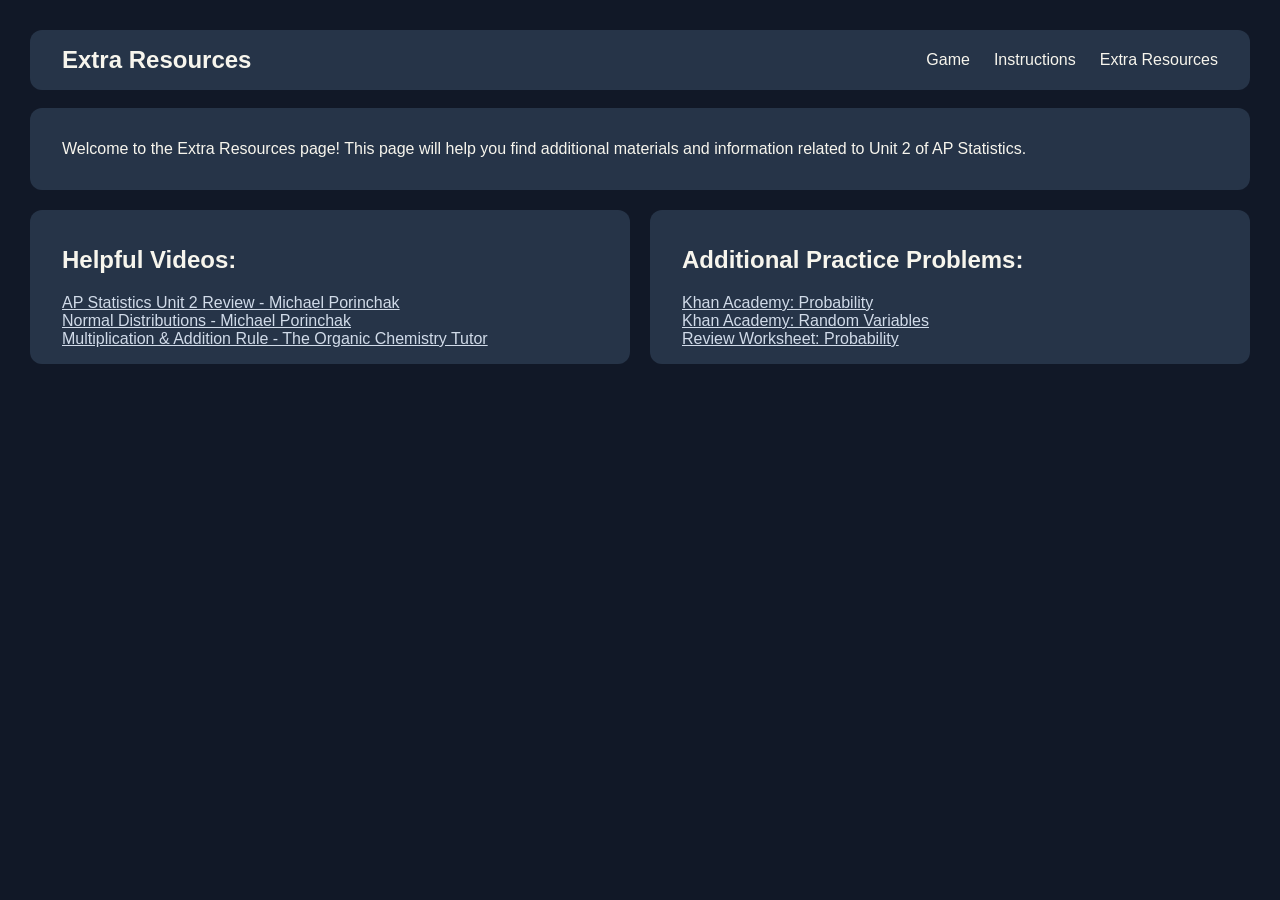
<file: index.html>
<!DOCTYPE html>
<html lang="en">
<head>
    <meta charset="UTF-8">
    <meta http-equiv="refresh" content="0; url=ExtraResourcesTab/index.html">
    <title>Redirecting...</title>
</head>
<body>
    <p>
        Redirecting to the homepage...
        <a href="ExtraResourcesTab/index.html">Click here</a>
        if you are not redirected.
    </p>
</body>
</html>
</file>
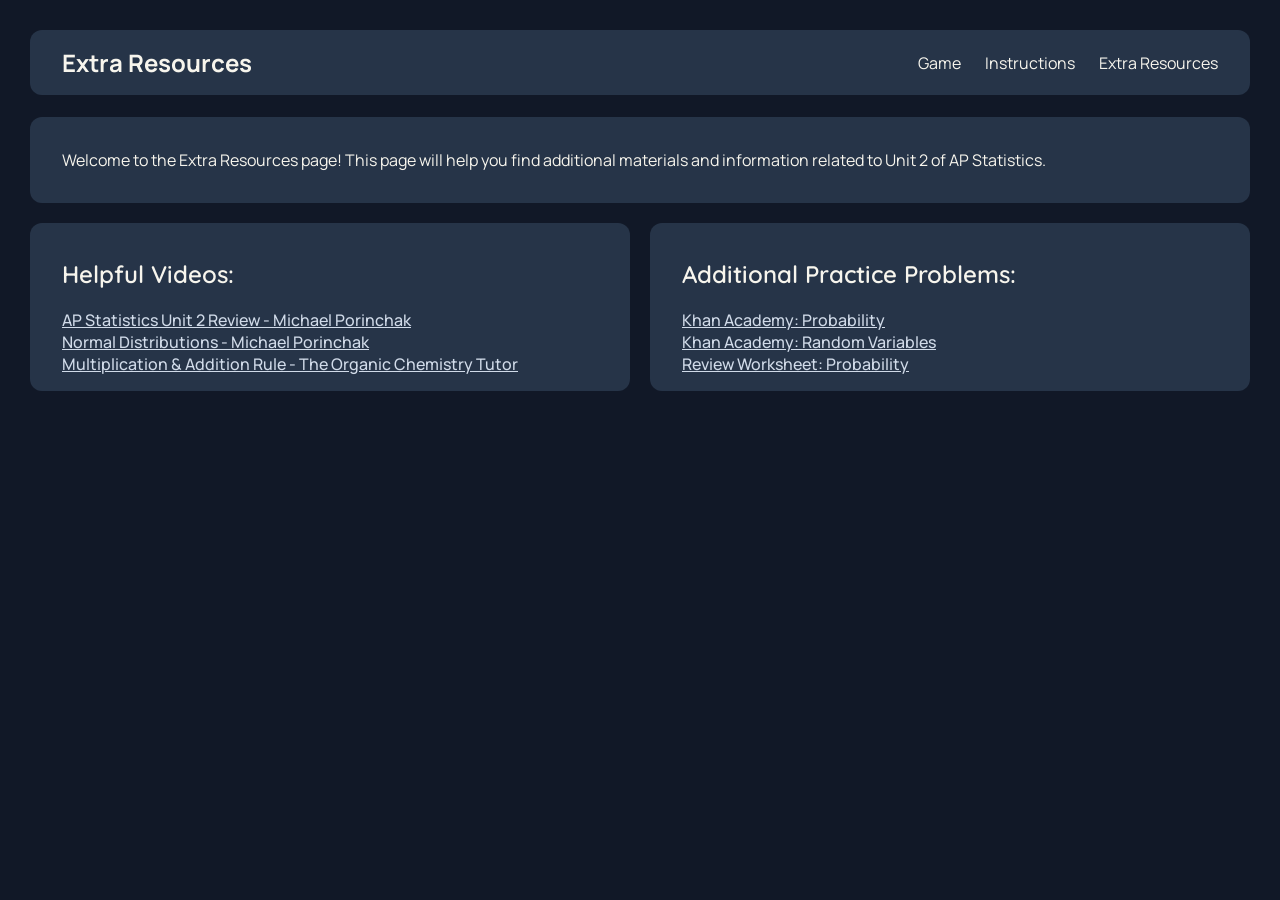
<file: ExtraResourcesTab/index.html>
<!DOCTYPE html>
<html lang="en">
<head>
    <meta charset="UTF-8">
    <meta name="viewport" content="width=device-width, initial-scale=1.0">
    <title>Extra Resources</title>
    <link rel="stylesheet" href="style.css">
    <link rel="preconnect" href="https://fonts.googleapis.com">
    <link rel="preconnect" href="https://fonts.gstatic.com" crossorigin>
    <link href="https://fonts.googleapis.com/css2?family=Manrope:wght@200..800&family=Quicksand:wght@300..700&display=swap" rel="stylesheet">
</head>
<body>
    <nav class="navbar">
        <div class="nav-title">Extra Resources</div>
        <ul class="nav-links">
            <li><a href="../GameTab/index.html">Game</a></li>
            <li><a href="../InstructionsTab/index.html">Instructions</a></li>
            <li><a class="active" href="index.html">Extra Resources</a></li>
        </ul>
    </nav>
    <br>
    <div class="text-box">
        <p>Welcome to the Extra Resources page! This page will help you find additional materials and information related to Unit 2 of AP Statistics.</p>
    </div>

    <!-- Wrap both .box divs in .box-grid -->
    <div class="box-grid">
        <div class="box">
            <h2>Helpful Videos:</h2>
            <ul>
                <li><a href="https://www.youtube.com/watch?v=XqbpuK23nVg" target="_blank">AP Statistics Unit 2 Review - Michael Porinchak</a></li>
                <li><a href="https://www.youtube.com/watch?v=YPuIjHqvY0o" target="_blank">Normal Distributions - Michael Porinchak</a></li>
                <li><a href="https://www.youtube.com/watch?v=94AmzeR9n2w" target="_blank">Multiplication & Addition Rule - The Organic Chemistry Tutor</a></li>
            </ul>
        </div>
        <div class="box">
            <h2>Additional Practice Problems:</h2>
            <ul>
                <li><a href="https://www.khanacademy.org/math/statistics-probability/probability-library" target="_blank">Khan Academy: Probability</a></li>
                <li><a href="https://www.khanacademy.org/math/statistics-probability/random-variables-stats-library" target="_blank">Khan Academy: Random Variables</a></li>
                <li><a href="https://mrshetheringtonmath.weebly.com/uploads/7/5/1/6/7516075/review_4t_-_probability.pdf" target="_blank">Review Worksheet: Probability</a></li>
            </ul>
        </div>
    </div>
</body>
</html>
</file>
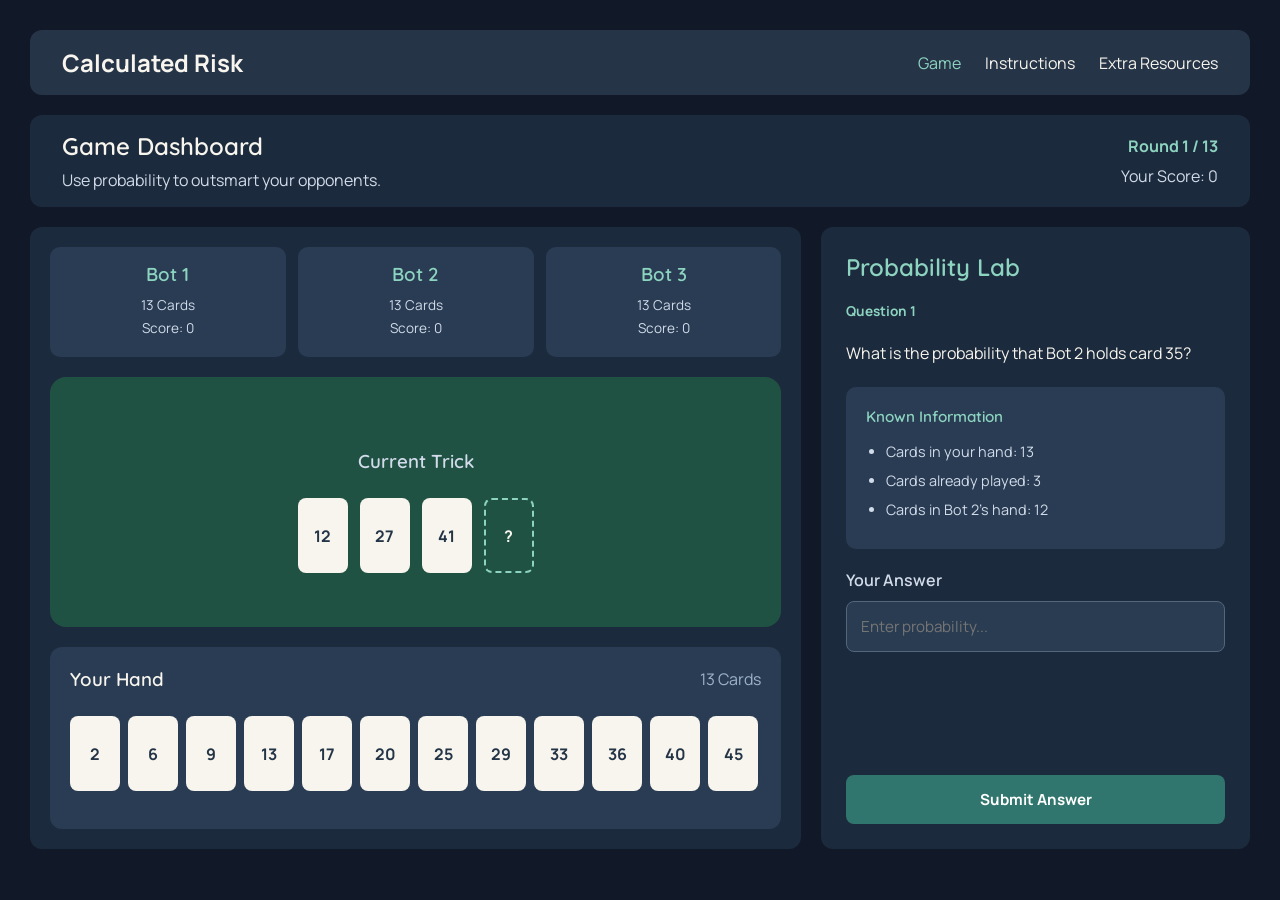
<file: GameTab/index.html>
<!DOCTYPE html>
<html lang="en">
<head>
    <meta charset="UTF-8">
    <meta name="viewport" content="width=device-width, initial-scale=1.0">
    <title>Calculated Risk - Game</title>
    <link rel="stylesheet" href="style.css">

    <link rel="preconnect" href="https://fonts.googleapis.com">
    <link rel="preconnect" href="https://fonts.gstatic.com" crossorigin>
    <link href="https://fonts.googleapis.com/css2?family=Manrope:wght@200..800&family=Quicksand:wght@300..700&display=swap" rel="stylesheet">
</head>

<body>
    <!-- Navigation Bar -->
    <nav class="navbar">
        <div class="nav-title">Calculated Risk</div>

        <ul class="nav-links">
            <li><a class="active" href="index.html">Game</a></li>
            <li><a href="../InstructionsTab/index.html">Instructions</a></li>
            <li><a href="../ExtraResourceTab/index.html">Extra Resources</a></li>
        </ul>
    </nav>

    <main>
        <!-- Game Status -->
        <section class="game-status">
            <div>
                <h2>Game Dashboard</h2>
                <p>Use probability to outsmart your opponents.</p>
            </div>

            <div class="round-info">
                <p>Round 1 / 13</p>
                <p>Your Score: 0</p>
            </div>
        </section>

        <!-- Main Dashboard -->
        <div class="dashboard">

            <!-- Left Column -->
            <section class="game-area">

                <!-- Computer Players -->
                <div class="opponents">
                    <div class="opponent">
                        <h3>Bot 1</h3>
                        <p>13 Cards</p>
                        <p>Score: 0</p>
                    </div>

                    <div class="opponent">
                        <h3>Bot 2</h3>
                        <p>13 Cards</p>
                        <p>Score: 0</p>
                    </div>

                    <div class="opponent">
                        <h3>Bot 3</h3>
                        <p>13 Cards</p>
                        <p>Score: 0</p>
                    </div>
                </div>

                <!-- Playing Table -->
                <div class="game-table">
                    <h3>Current Trick</h3>

                    <div class="played-cards">
                        <div class="card">12</div>
                        <div class="card">27</div>
                        <div class="card">41</div>
                        <div class="card empty-card">?</div>
                    </div>
                </div>

                <!-- Player's Cards -->
                <div class="player-area">
                    <div class="player-heading">
                        <h3>Your Hand</h3>
                        <p>13 Cards</p>
                    </div>

                    <div class="player-cards">
                        <button class="card">2</button>
                        <button class="card">6</button>
                        <button class="card">9</button>
                        <button class="card">13</button>
                        <button class="card">17</button>
                        <button class="card">20</button>
                        <button class="card">25</button>
                        <button class="card">29</button>
                        <button class="card">33</button>
                        <button class="card">36</button>
                        <button class="card">40</button>
                        <button class="card">45</button>
                        <button class="card">52</button>
                    </div>
                </div>
            </section>

            <!-- Right Column: Probability Lab -->
            <aside class="probability-panel">
                <h2>Probability Lab</h2>

                <p class="question-label">Question 1</p>

                <p class="question">
                    What is the probability that Bot 2
                    holds card 35?
                </p>

                <!-- Information Box -->
                <div class="information-box">
                    <h3>Known Information</h3>

                    <ul>
                        <li>Cards in your hand: 13</li>
                        <li>Cards already played: 3</li>
                        <li>Cards in Bot 2's hand: 12</li>
                    </ul>
                </div>

                <!-- Answer Area -->
                <div class="answer-area">
                    <label for="probability-answer">
                        Your Answer
                    </label>

                    <input
                        type="text"
                        id="probability-answer"
                        placeholder="Enter probability..."
                    >
                </div>

                <button class="submit-button">
                    Submit Answer
                </button>
            </aside>
        </div>
    </main>
</body>
</html>
</file>
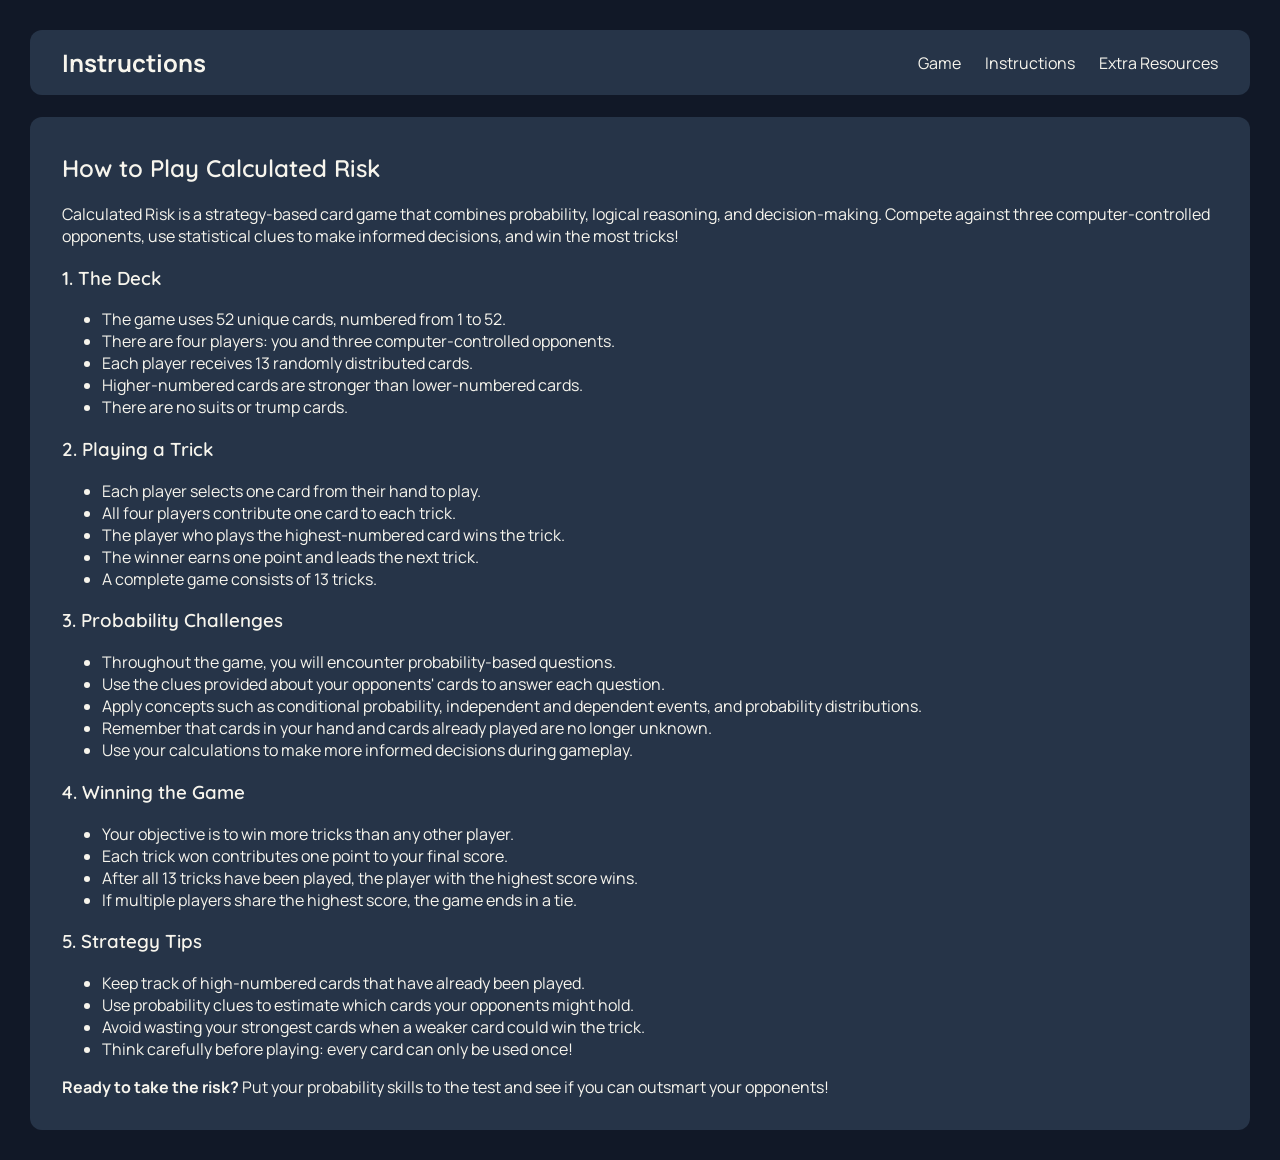
<file: InstructionsTab/index.html>
<!DOCTYPE html>
<html lang="en">

<head>
    <meta charset="UTF-8">
    <meta name="viewport" content="width=device-width, initial-scale=1.0">
    <title>Instructions</title>
    <link rel="stylesheet" href="style.css">
    <link rel="preconnect" href="https://fonts.googleapis.com">
    <link rel="preconnect" href="https://fonts.gstatic.com" crossorigin>
    <link
        href="https://fonts.googleapis.com/css2?family=Manrope:wght@200..800&family=Quicksand:wght@300..700&display=swap"
        rel="stylesheet">
</head>

<body>
    <nav class="navbar">
        <div class="nav-title">Instructions</div>
        <ul class="nav-links">
            <li><a href="../GameTab/index.html">Game</a></li>
            <li><a class="active" href="index.html">Instructions</a></li>
            <li><a href="../ExtraResourcesTab/index.html">Extra Resources</a></li>
        </ul>
    </nav>
    <br>
    <div class="text-box">
        <h2>How to Play Calculated Risk</h2>

        <p>
            Calculated Risk is a strategy-based card game that combines probability,
            logical reasoning, and decision-making. Compete against three computer-controlled
            opponents, use statistical clues to make informed decisions, and win the most tricks!
        </p>

        <h3>1. The Deck</h3>
        <ul>
            <li>The game uses 52 unique cards, numbered from 1 to 52.</li>
            <li>There are four players: you and three computer-controlled opponents.</li>
            <li>Each player receives 13 randomly distributed cards.</li>
            <li>Higher-numbered cards are stronger than lower-numbered cards.</li>
            <li>There are no suits or trump cards.</li>
        </ul>

        <h3>2. Playing a Trick</h3>
        <ul>
            <li>Each player selects one card from their hand to play.</li>
            <li>All four players contribute one card to each trick.</li>
            <li>The player who plays the highest-numbered card wins the trick.</li>
            <li>The winner earns one point and leads the next trick.</li>
            <li>A complete game consists of 13 tricks.</li>
        </ul>

        <h3>3. Probability Challenges</h3>
        <ul>
            <li>Throughout the game, you will encounter probability-based questions.</li>
            <li>Use the clues provided about your opponents' cards to answer each question.</li>
            <li>Apply concepts such as conditional probability, independent and dependent events, and probability
                distributions.</li>
            <li>Remember that cards in your hand and cards already played are no longer unknown.</li>
            <li>Use your calculations to make more informed decisions during gameplay.</li>
        </ul>

        <h3>4. Winning the Game</h3>
        <ul>
            <li>Your objective is to win more tricks than any other player.</li>
            <li>Each trick won contributes one point to your final score.</li>
            <li>After all 13 tricks have been played, the player with the highest score wins.</li>
            <li>If multiple players share the highest score, the game ends in a tie.</li>
        </ul>

        <h3>5. Strategy Tips</h3>
        <ul>
            <li>Keep track of high-numbered cards that have already been played.</li>
            <li>Use probability clues to estimate which cards your opponents might hold.</li>
            <li>Avoid wasting your strongest cards when a weaker card could win the trick.</li>
            <li>Think carefully before playing: every card can only be used once!</li>
        </ul>

        <p>
            <strong>Ready to take the risk?</strong>
            Put your probability skills to the test and see if you can outsmart your opponents!
        </p>
    </div>
</body>

</html>
</file>
<file: ExtraResourcesTab/style.css>
:root {
  /* Backgrounds */
  --bg-primary: #111827;
  --bg-secondary: #1C2A3D;
  --bg-navbar: #263448;
  --bg-card: #293C53;
  --bg-input: #2A3C52;

  /* Game Table */
  --table-green: #205244;

  /* Accents */
  --accent-primary: #31766E;
  --accent-light: #8DD4C0;

  /* Typography */
  --text-primary: #F7F5ED;
  --text-secondary: #D1DBE9;
  --text-muted: #9DB2C8;

  /* Borders */
  --border-primary: #53667B;

  /* Playing Cards */
  --playing-card: #F7F5ED;
  --playing-card-text: #243447;
}


/* Whole page */
body {
    margin: 30px;

    font-family: "Manrope", sans-serif;

    background-color: var(--bg-primary);
    color: var(--text-primary);
}

h1, h2, h3 {
  font-family: 'Quicksand', sans-serif;
  font-weight: 600;
}

.navbar {
  display: flex;              
  justify-content: space-between; 
  align-items: center;         
  padding: 1rem 2rem;
  background-color: var(--bg-navbar);
  border-radius: 12px; 
}

.nav-title {
  color: var(--text-primary);
  font-size: 1.5rem;
  font-weight: bold;
}

.nav-links {
  display: flex;
  list-style: none;            
  gap: 1.5rem;                 
  margin: 0;
  padding: 0;
}

.nav-links a {
  color: var(--text-primary);
  text-decoration: none; 
}

.nav-links a:hover {
  color: var(--accent-light);
}

.text-box {
    background-color: var(--bg-navbar);
    padding: 1rem 2rem;
    border-radius: 12px;
    color: var(--text-primary);
}

.box {
    background-color: var(--bg-navbar);
    padding: 1rem 2rem;
    border-radius: 12px;
    color: var(--text-primary);
    margin-top: 20px;
}

.box ul {
    list-style: none;
    padding: 0;
    margin: 0;
}

.box a {
    color: var(--text-secondary);
    font-weight: 500;
    transition: color 0.15s ease;
}

.box a:hover {
    color: var(--accent-light);
}

.box-grid {
  display: grid;
  grid-template-columns: repeat(2, 1fr);
  gap: 20px;
  margin-top: 20px;
}

.box-grid .box {
  margin-top: 0;
}

/* Stack into 1 column on mobile/tablet screens */
@media (max-width: 768px) {
  .box-grid {
    grid-template-columns: 1fr;
  }
}
</file>
<file: GameTab/style.css>
:root {
    /* Backgrounds */
    --bg-primary: #111827;
    --bg-secondary: #1C2A3D;
    --bg-navbar: #263448;
    --bg-card: #293C53;
    --bg-input: #2A3C52;

    /* Game Table */
    --table-green: #205244;

    /* Accents */
    --accent-primary: #31766E;
    --accent-light: #8DD4C0;

    /* Typography */
    --text-primary: #F7F5ED;
    --text-secondary: #D1DBE9;
    --text-muted: #9DB2C8;

    /* Borders */
    --border-primary: #53667B;

    /* Playing Cards */
    --playing-card: #F7F5ED;
    --playing-card-text: #243447;
}

/* Whole Page */
* {
    box-sizing: border-box;
}

body {
    margin: 30px;
    font-family: "Manrope", sans-serif;
    background-color: var(--bg-primary);
    color: var(--text-primary);
}

h1, h2, h3 {
    font-family: "Quicksand", sans-serif;
    font-weight: 600;
}

/* Navigation */
.navbar {
    display: flex;
    justify-content: space-between;
    align-items: center;
    padding: 1rem 2rem;
    background-color: var(--bg-navbar);
    border-radius: 12px;
}

.nav-title {
    color: var(--text-primary);
    font-size: 1.5rem;
    font-weight: bold;
}

.nav-links {
    display: flex;
    list-style: none;
    gap: 1.5rem;
    margin: 0;
    padding: 0;
}

.nav-links a {
    color: var(--text-primary);
    text-decoration: none;
}

.nav-links a:hover,
.nav-links a.active {
    color: var(--accent-light);
}

/* Main Content */
main {
    margin-top: 20px;
}

/* Game Status */
.game-status {
    display: flex;
    justify-content: space-between;
    align-items: center;
    gap: 20px;

    background-color: var(--bg-secondary);
    padding: 1rem 2rem;
    border-radius: 12px;
    margin-bottom: 20px;
}

.game-status h2 {
    margin: 0 0 8px 0;
}

.game-status p {
    margin: 0;
    color: var(--text-secondary);
}

.round-info {
    text-align: right;
}

.round-info p:first-child {
    color: var(--accent-light);
    font-weight: bold;
    margin-bottom: 8px;
}

/* Dashboard Layout */
.dashboard {
    display: grid;
    grid-template-columns: minmax(0, 1.8fr) minmax(0, 1fr);
    gap: 20px;
    align-items: stretch;
}

/* Game Area */
.game-area {
    background-color: var(--bg-secondary);
    padding: 20px;
    border-radius: 12px;
    min-width: 0;
}

/* Opponent Boxes */
.opponents {
    display: grid;
    grid-template-columns: repeat(3, minmax(0, 1fr));
    gap: 12px;
    margin-bottom: 20px;
}

.opponent {
    background-color: var(--bg-card);
    padding: 15px;
    border-radius: 10px;
    text-align: center;
}

.opponent h3 {
    color: var(--accent-light);
    margin: 0 0 10px;
}

.opponent p {
    color: var(--text-secondary);
    font-size: 0.85rem;
    margin: 5px 0;
}

/* Playing Table */
.game-table {
    background-color: var(--table-green);
    border-radius: 16px;
    min-height: 250px;

    display: flex;
    flex-direction: column;
    justify-content: center;
    align-items: center;

    padding: 20px;
    margin-bottom: 20px;
}

.game-table h3 {
    color: var(--text-secondary);
    margin-bottom: 25px;
}

/* Cards */
.played-cards {
    display: flex;
    justify-content: center;
    gap: 12px;
}

.card {
    width: 50px;
    height: 75px;
    flex-shrink: 0;

    background-color: var(--playing-card);
    color: var(--playing-card-text);

    display: flex;
    justify-content: center;
    align-items: center;

    border: none;
    border-radius: 8px;
    font-family: "Manrope", sans-serif;
    font-weight: bold;
    font-size: 1rem;
}

/* Empty Card Slot */
.empty-card {
    background-color: transparent;
    color: var(--text-primary);
    border: 2px dashed var(--accent-light);
}

/* Player's Hand */
.player-area {
    background-color: var(--bg-card);
    border-radius: 12px;
    padding: 20px;
}

.player-heading {
    display: flex;
    justify-content: space-between;
    align-items: center;
    gap: 12px;
    margin-bottom: 15px;
}

.player-heading h3,
.player-heading p {
    margin: 0;
}

.player-heading p {
    color: var(--text-muted);
}

/* Player Cards */
.player-cards {
    display: flex;
    gap: 8px;
    overflow-x: auto;
    padding: 10px 0 18px;
}

.player-cards .card {
    cursor: pointer;
    transition: transform 0.2s ease,
                background-color 0.2s ease;
}

.player-cards .card:hover {
    transform: translateY(-8px);
    background-color: #DDECE4;
}

/* Probability Panel */
.probability-panel {
    background-color: var(--bg-secondary);
    border-radius: 12px;
    padding: 25px;

    display: flex;
    flex-direction: column;
    gap: 20px;

    min-width: 0;
}

.probability-panel h2 {
    color: var(--accent-light);
    margin: 0;
}

.question-label {
    color: var(--accent-light);
    font-size: 0.85rem;
    font-weight: bold;
    margin: 0;
}

.question {
    color: var(--text-primary);
    font-size: 1rem;
    line-height: 1.7;
    margin: 0;
}

/* Known Information */
.information-box {
    background-color: var(--bg-card);
    padding: 20px;
    border-radius: 10px;
}

.information-box h3 {
    color: var(--accent-light);
    font-size: 0.95rem;
    margin-top: 0;
}

.information-box ul {
    padding-left: 20px;
    margin-bottom: 0;
}

.information-box li {
    color: var(--text-secondary);
    margin-bottom: 10px;
    font-size: 0.9rem;
}

/* Answer Input */
.answer-area {
    display: flex;
    flex-direction: column;
    gap: 10px;
}

.answer-area label {
    color: var(--text-secondary);
    font-weight: 600;
}

.answer-area input {
    background-color: var(--bg-input);
    border: 1px solid var(--border-primary);
    border-radius: 8px;

    padding: 14px;
    color: var(--text-primary);
    font-family: "Manrope", sans-serif;
    font-size: 0.95rem;
    width: 100%;
}

.answer-area input:focus {
    outline: 2px solid var(--accent-light);
}

/* Submit Button */
.submit-button {
    background-color: var(--accent-primary);
    color: white;

    border: none;
    border-radius: 8px;
    padding: 14px 20px;

    font-family: "Manrope", sans-serif;
    font-weight: bold;
    font-size: 0.95rem;

    cursor: pointer;
    margin-top: auto;
    transition: background-color 0.2s ease;
}

.submit-button:hover {
    background-color: #40968A;
}

/* Responsive Layout */
@media (max-width: 900px) {
    .dashboard {
        grid-template-columns: 1fr;
    }
}

@media (max-width: 600px) {
    body {
        margin: 12px;
    }

    .navbar {
        flex-direction: column;
        gap: 15px;
    }

    .nav-links {
        flex-wrap: wrap;
        justify-content: center;
        gap: 12px;
    }

    .game-status {
        flex-direction: column;
        align-items: flex-start;
    }

    .round-info {
        text-align: left;
    }

    .opponents {
        gap: 6px;
    }

    .opponent {
        padding: 10px 5px;
    }

    .game-area,
    .probability-panel {
        padding: 15px;
    }

    .played-cards {
        gap: 6px;
    }

    .played-cards .card {
        width: 43px;
        height: 65px;
    }
}
</file>
<file: InstructionsTab/style.css>
:root {
  /* Backgrounds */
  --bg-primary: #111827;
  --bg-secondary: #1C2A3D;
  --bg-navbar: #263448;
  --bg-card: #293C53;
  --bg-input: #2A3C52;

  /* Game Table */
  --table-green: #205244;

  /* Accents */
  --accent-primary: #31766E;
  --accent-light: #8DD4C0;

  /* Typography */
  --text-primary: #F7F5ED;
  --text-secondary: #D1DBE9;
  --text-muted: #9DB2C8;

  /* Borders */
  --border-primary: #53667B;

  /* Playing Cards */
  --playing-card: #F7F5ED;
  --playing-card-text: #243447;
}


/* Whole page */
body {
    margin: 30px;

    font-family: "Manrope", sans-serif;

    background-color: var(--bg-primary);
    color: var(--text-primary);
}

h1, h2, h3 {
  font-family: 'Quicksand', sans-serif;
  font-weight: 600;
}

.navbar {
  display: flex;              
  justify-content: space-between; 
  align-items: center;         
  padding: 1rem 2rem;
  background-color: var(--bg-navbar);
  border-radius: 12px; 
}

.nav-title {
  color: var(--text-primary);
  font-size: 1.5rem;
  font-weight: bold;
}

.nav-links {
  display: flex;
  list-style: none;            
  gap: 1.5rem;                 
  margin: 0;
  padding: 0;
}

.nav-links a {
  color: var(--text-primary);
  text-decoration: none; 
}

.nav-links a:hover {
  color: var(--accent-light);
}

.text-box {
    background-color: var(--bg-navbar);
    padding: 1rem 2rem;
    border-radius: 12px;
    color: var(--text-primary);
}

.box {
    background-color: var(--bg-navbar);
    padding: 1rem 2rem;
    border-radius: 12px;
    color: var(--text-primary);
    margin-top: 20px;
}

.box ul {
    list-style: none;
    padding: 0;
    margin: 0;
}

.box a {
    color: var(--text-secondary);
    font-weight: 500;
    transition: color 0.15s ease;
}

.box a:hover {
    color: var(--accent-light);
}

.box-grid {
  display: grid;
  grid-template-columns: repeat(2, 1fr);
  gap: 20px;
  margin-top: 20px;
}

.box-grid .box {
  margin-top: 0;
}

/* Stack into 1 column on mobile/tablet screens */
@media (max-width: 768px) {
  .box-grid {
    grid-template-columns: 1fr;
  }
}
</file>
